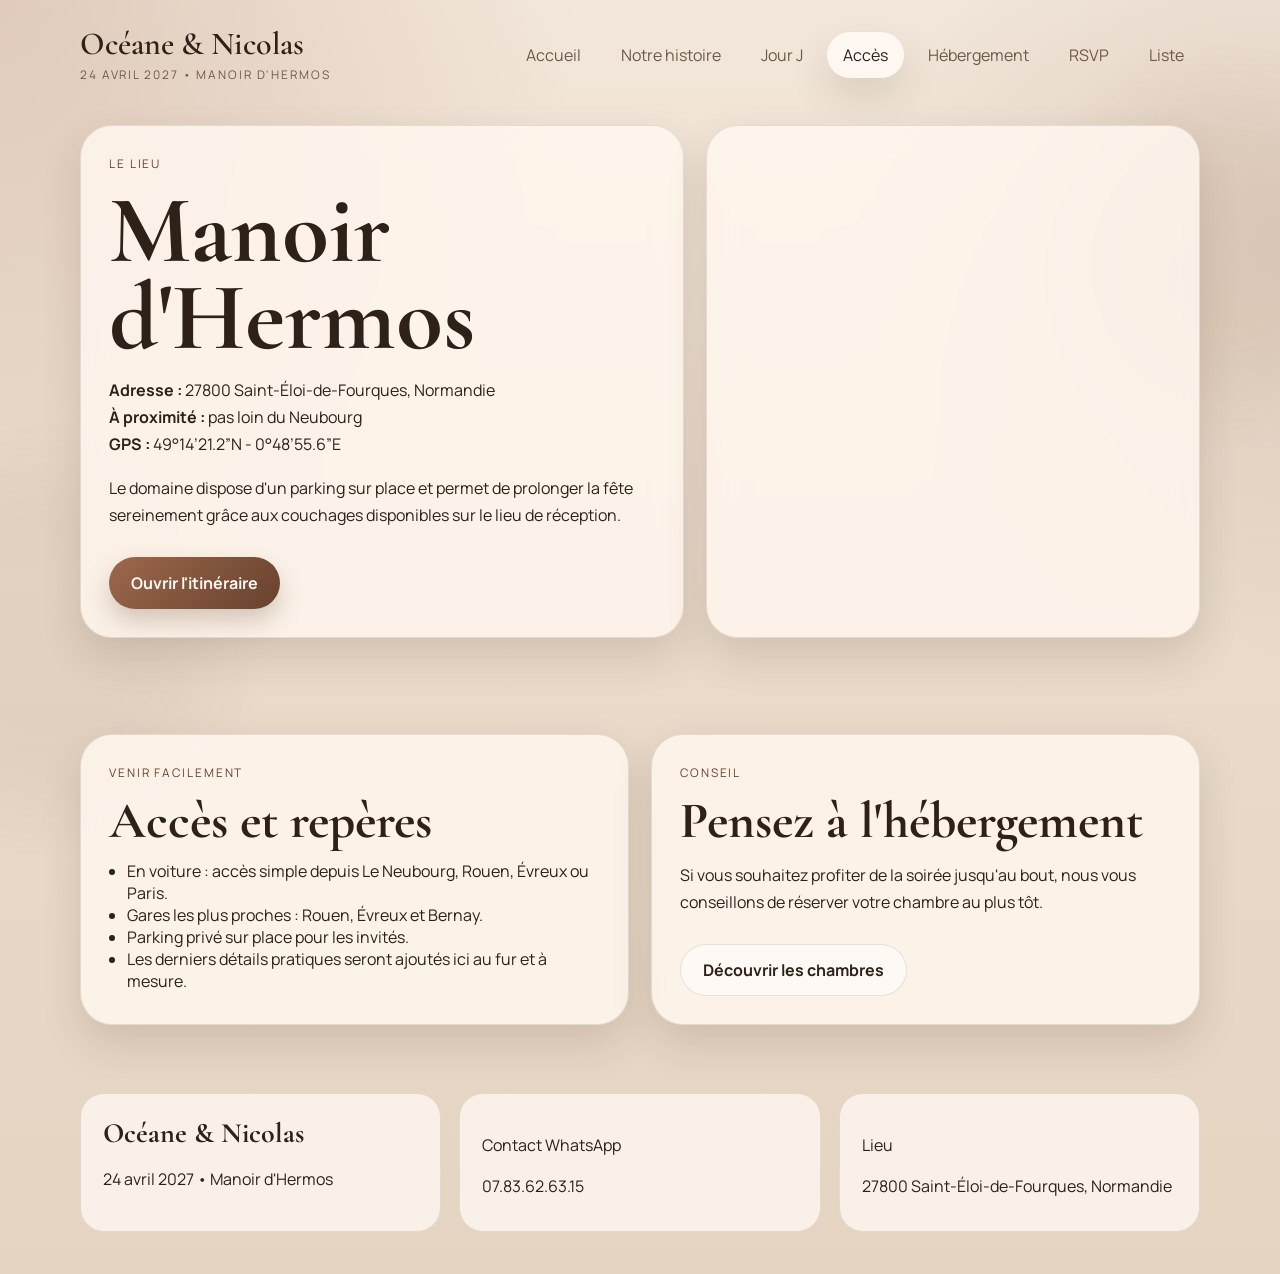
<file: site-mariage-netlify-root/acces.html>
<!DOCTYPE html>
<html lang="fr">
  <head>
    <meta charset="UTF-8" />
    <meta name="viewport" content="width=device-width, initial-scale=1.0" />
    <title>Accès • Océane & Nicolas</title>
    <link rel="preconnect" href="https://fonts.googleapis.com" />
    <link rel="preconnect" href="https://fonts.gstatic.com" crossorigin />
    <link
      href="https://fonts.googleapis.com/css2?family=Cormorant+Garamond:wght@500;600;700&family=Manrope:wght@400;500;600;700&display=swap"
      rel="stylesheet"
    />
    <link rel="stylesheet" href="styles.css" />
  </head>
  <body>
    <div class="page-shell">
      <header class="site-header" data-site-header></header>
      <main>
        <section class="section">
          <div class="info-grid">
            <article class="section-panel reveal">
              <p class="kicker">Le lieu</p>
              <h1>Manoir d'Hermos</h1>
              <p>
                <strong>Adresse :</strong> 27800 Saint-Éloi-de-Fourques, Normandie<br />
                <strong>À proximité :</strong> pas loin du Neubourg<br />
                <strong>GPS :</strong> 49°14’21.2”N - 0°48’55.6”E
              </p>
              <p>
                Le domaine dispose d'un parking sur place et permet de prolonger la fête
                sereinement grâce aux couchages disponibles sur le lieu de réception.
              </p>
              <div class="button-row">
                <a
                  class="button"
                  href="https://www.google.com/maps/search/?api=1&query=Manoir+d%27Hermos+Saint-Eloi-de-Fourques"
                  target="_blank"
                  rel="noreferrer"
                >
                  Ouvrir l'itinéraire
                </a>
              </div>
            </article>
            <article class="map-panel reveal">
              <iframe
                class="map-embed"
                title="Carte Manoir d'Hermos"
                loading="lazy"
                referrerpolicy="no-referrer-when-downgrade"
                src="https://www.google.com/maps?q=Manoir%20d%27Hermos%20Saint-Eloi-de-Fourques&output=embed"
              ></iframe>
            </article>
          </div>
        </section>

        <section class="section">
          <div class="section-grid">
            <article class="section-panel reveal">
              <p class="kicker">Venir facilement</p>
              <h2>Accès et repères</h2>
              <ul class="clean-list" data-directions></ul>
            </article>
            <article class="section-panel reveal">
              <p class="kicker">Conseil</p>
              <h2>Pensez à l'hébergement</h2>
              <p>
                Si vous souhaitez profiter de la soirée jusqu'au bout, nous vous conseillons
                de réserver votre chambre au plus tôt.
              </p>
              <div class="button-row">
                <a class="button-secondary" href="hebergement.html">Découvrir les chambres</a>
              </div>
            </article>
          </div>
        </section>
      </main>
      <footer class="site-footer" data-site-footer></footer>
    </div>
    <script src="content.js"></script>
    <script src="app.js"></script>
  </body>
</html>
</file>
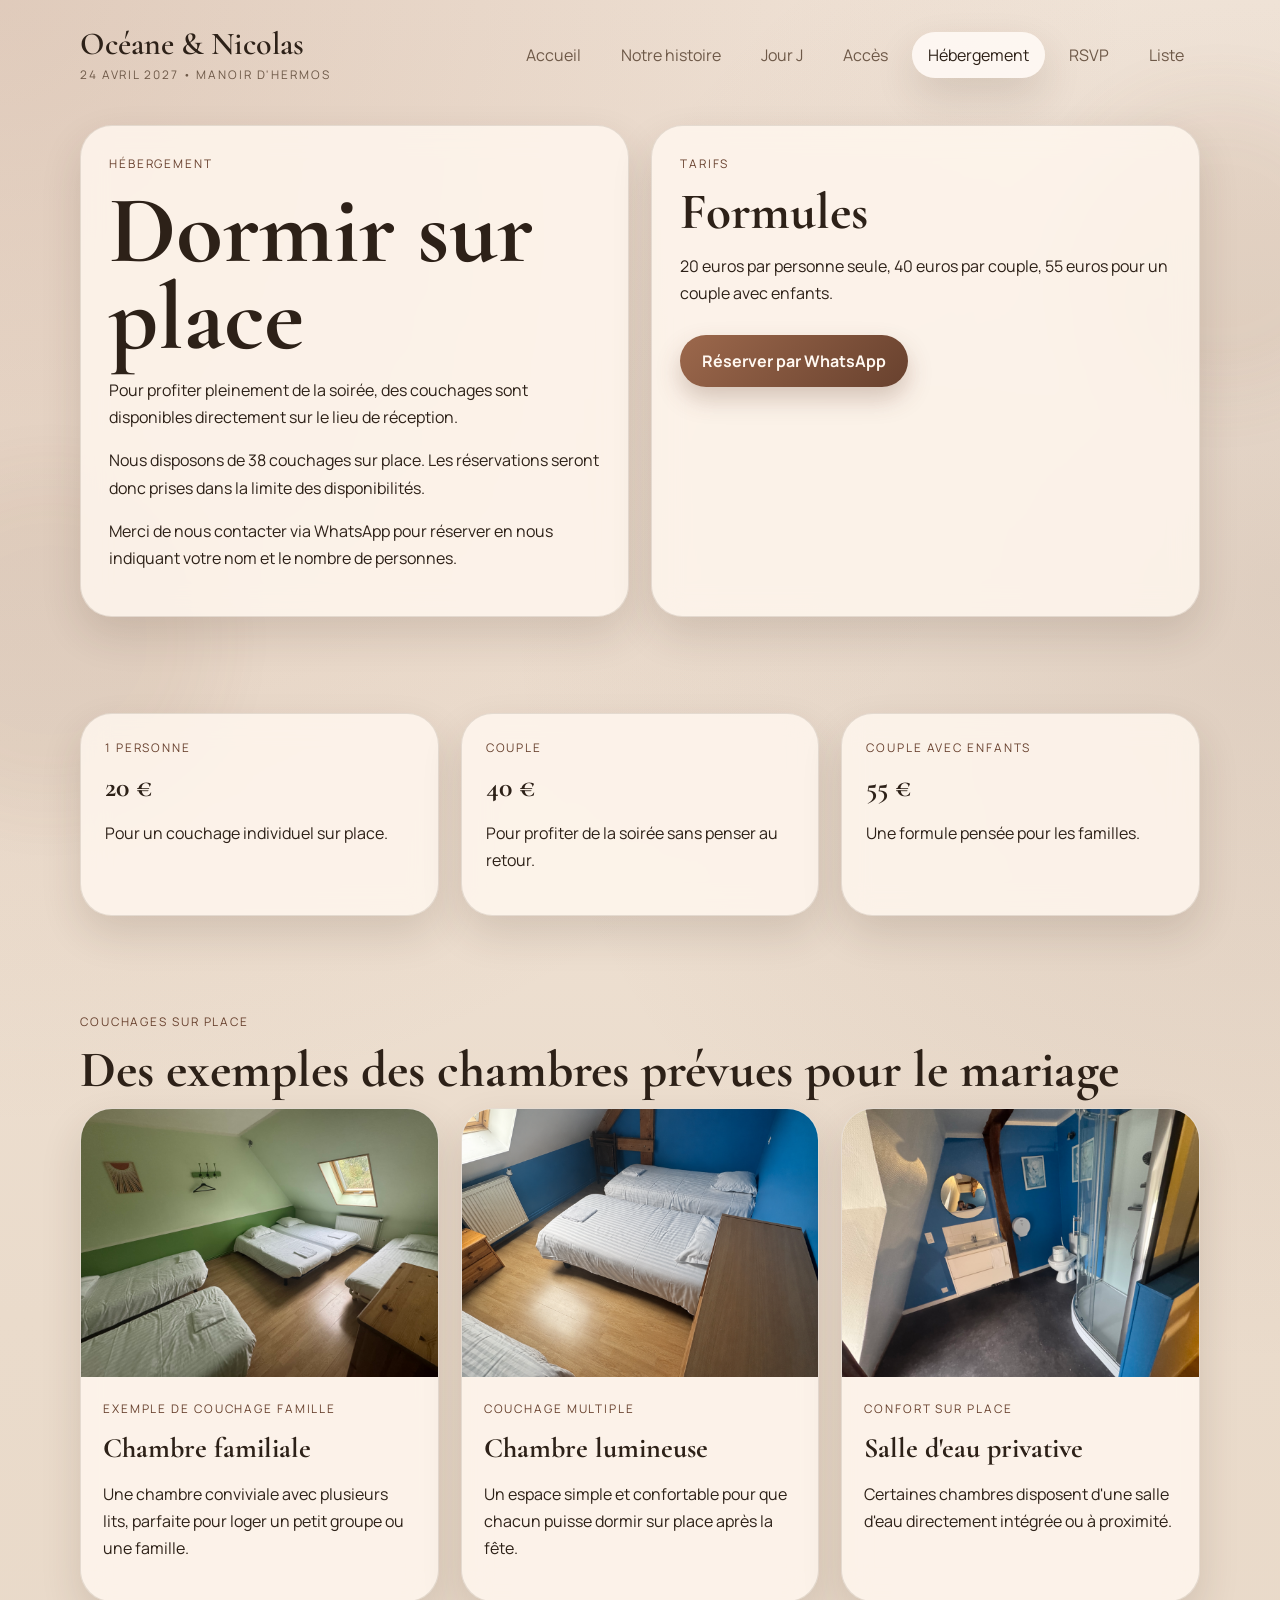
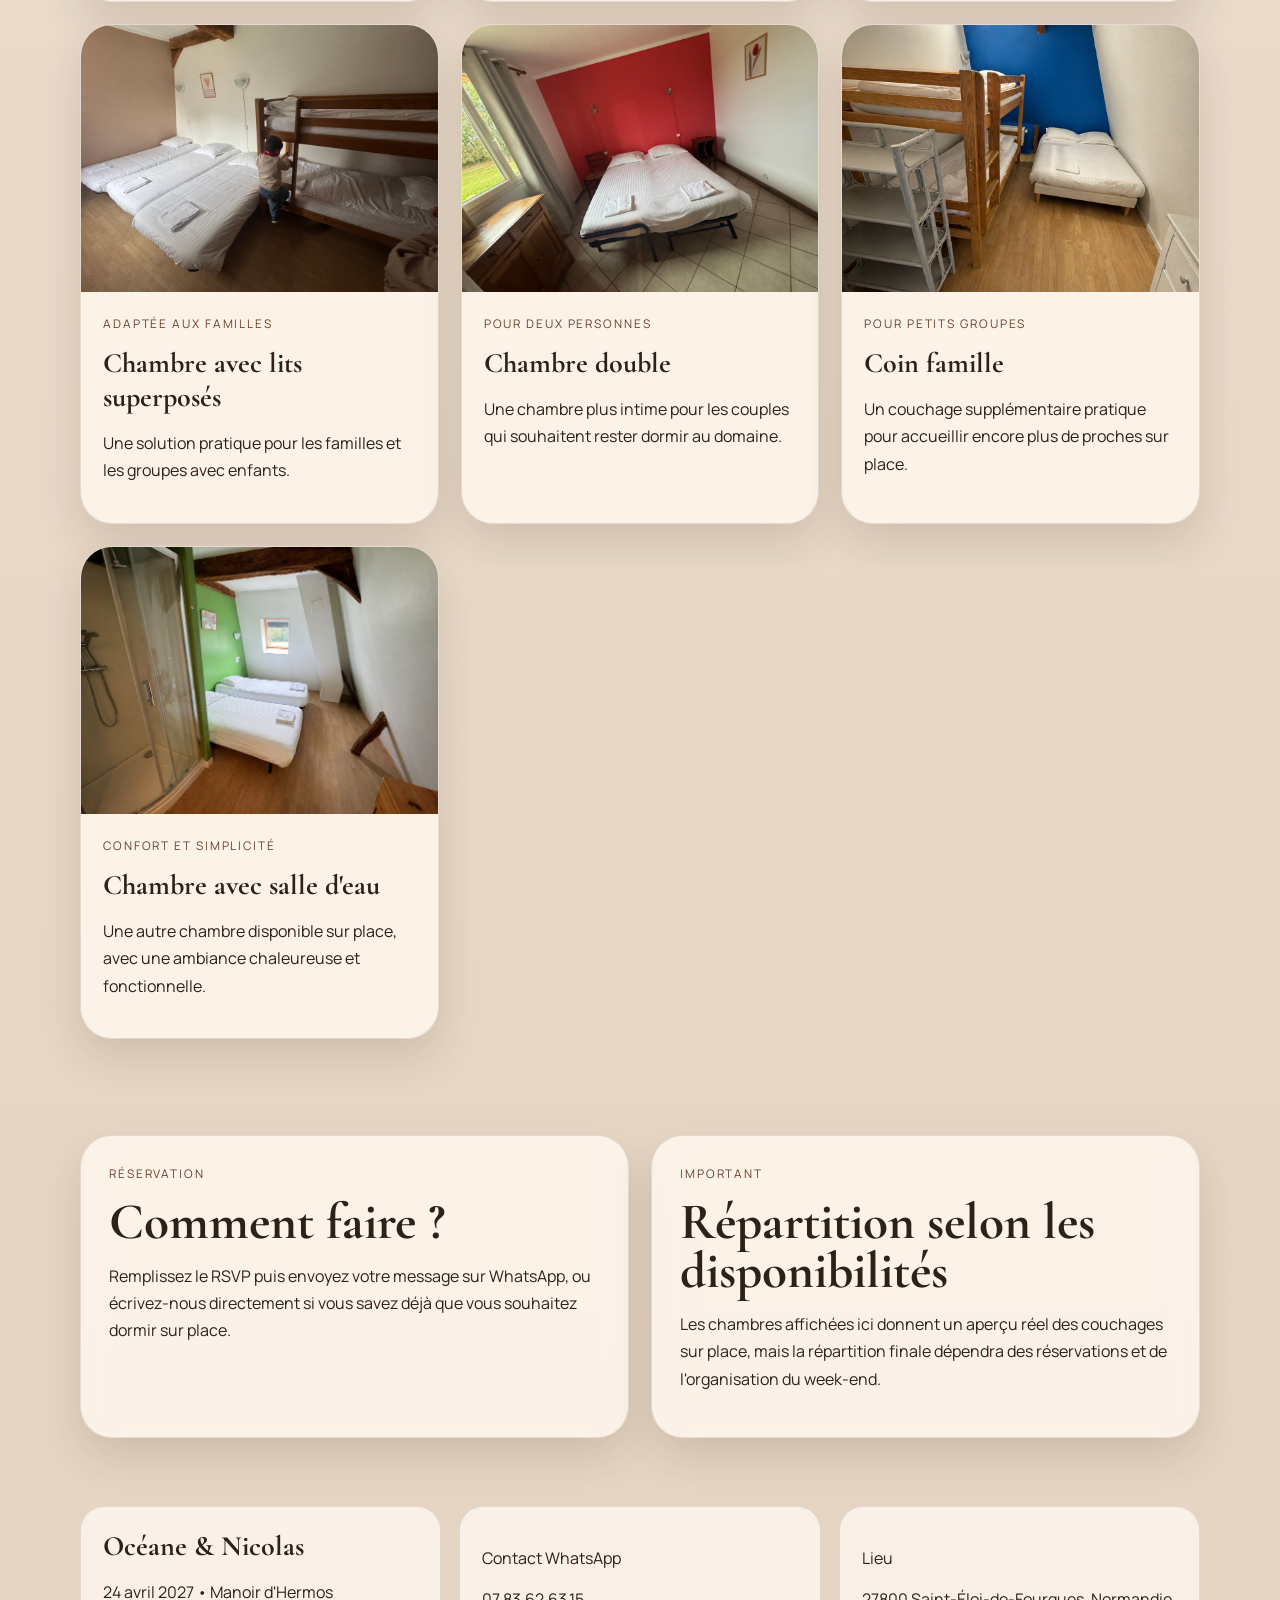
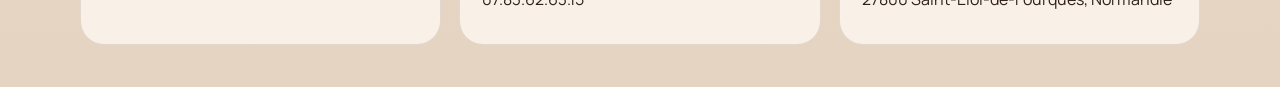
<file: site-mariage-netlify-root/hebergement.html>
<!DOCTYPE html>
<html lang="fr">
  <head>
    <meta charset="UTF-8" />
    <meta name="viewport" content="width=device-width, initial-scale=1.0" />
    <title>Hébergement • Océane & Nicolas</title>
    <link rel="preconnect" href="https://fonts.googleapis.com" />
    <link rel="preconnect" href="https://fonts.gstatic.com" crossorigin />
    <link
      href="https://fonts.googleapis.com/css2?family=Cormorant+Garamond:wght@500;600;700&family=Manrope:wght@400;500;600;700&display=swap"
      rel="stylesheet"
    />
    <link rel="stylesheet" href="styles.css" />
  </head>
  <body>
    <div class="page-shell">
      <header class="site-header" data-site-header></header>
      <main>
        <section class="section">
          <div class="section-grid">
            <article class="section-panel reveal">
              <p class="kicker">Hébergement</p>
              <h1>Dormir sur place</h1>
              <p>
                Pour profiter pleinement de la soirée, des couchages sont disponibles
                directement sur le lieu de réception.
              </p>
              <p data-lodging-capacity></p>
              <p>
                Merci de nous contacter via WhatsApp pour réserver en nous indiquant votre
                nom et le nombre de personnes.
              </p>
            </article>
            <article class="section-panel reveal">
              <p class="kicker">Tarifs</p>
              <h2>Formules</h2>
              <p>
                20 euros par personne seule, 40 euros par couple, 55 euros pour un couple
                avec enfants.
              </p>
              <div class="button-row">
                <a class="button" href="https://wa.me/33783626315" target="_blank" rel="noreferrer">
                  Réserver par WhatsApp
                </a>
              </div>
            </article>
          </div>
        </section>

        <section class="section">
          <div class="price-grid" data-pricing></div>
        </section>

        <section class="section">
          <p class="mini-label">Couchages sur place</p>
          <h2>Des exemples des chambres prévues pour le mariage</h2>
          <div class="rooms-grid" data-rooms></div>
        </section>

        <section class="section">
          <div class="section-grid">
            <article class="note-panel reveal">
              <p class="kicker">Réservation</p>
              <h2>Comment faire ?</h2>
              <p>
                Remplissez le RSVP puis envoyez votre message sur WhatsApp, ou écrivez-nous
                directement si vous savez déjà que vous souhaitez dormir sur place.
              </p>
            </article>
            <article class="note-panel reveal">
              <p class="kicker">Important</p>
              <h2>Répartition selon les disponibilités</h2>
              <p>
                Les chambres affichées ici donnent un aperçu réel des couchages sur place,
                mais la répartition finale dépendra des réservations et de l'organisation du
                week-end.
              </p>
            </article>
          </div>
        </section>
      </main>
      <footer class="site-footer" data-site-footer></footer>
    </div>
    <script src="content.js"></script>
    <script src="app.js"></script>
  </body>
</html>
</file>
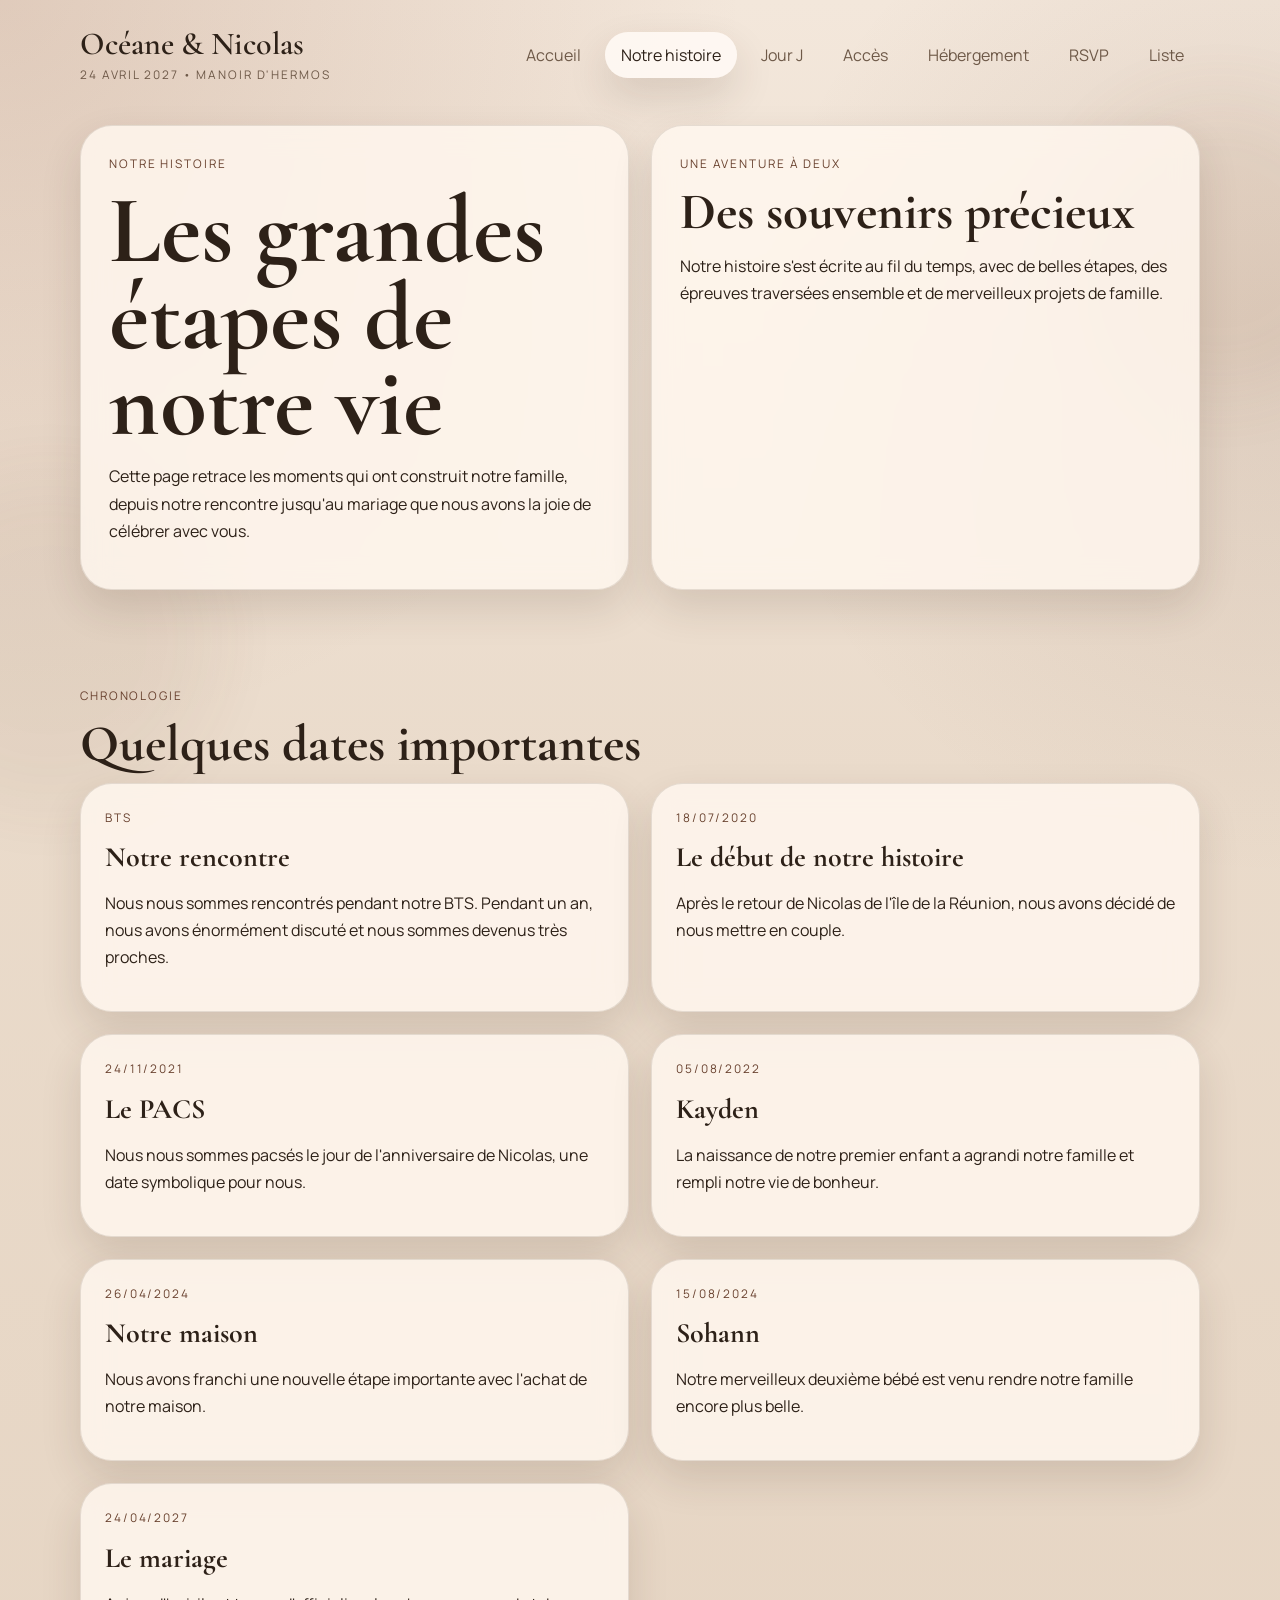
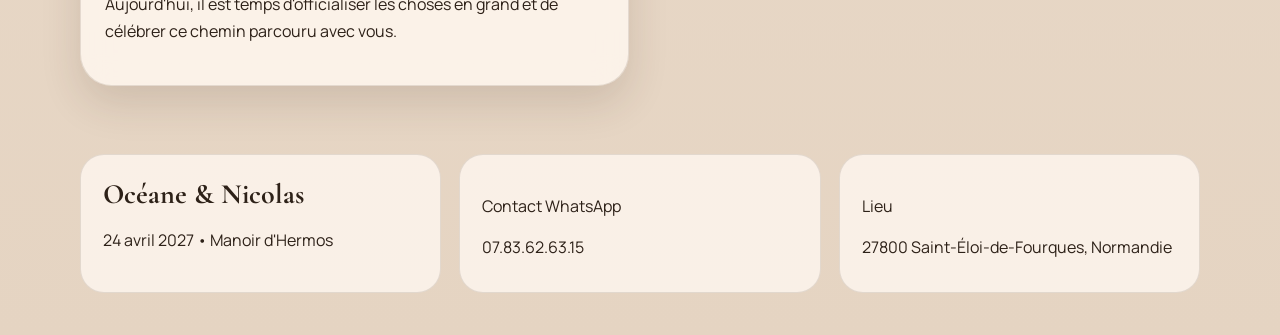
<file: site-mariage-netlify-root/histoire.html>
<!DOCTYPE html>
<html lang="fr">
  <head>
    <meta charset="UTF-8" />
    <meta name="viewport" content="width=device-width, initial-scale=1.0" />
    <title>Notre histoire • Océane & Nicolas</title>
    <link rel="preconnect" href="https://fonts.googleapis.com" />
    <link rel="preconnect" href="https://fonts.gstatic.com" crossorigin />
    <link
      href="https://fonts.googleapis.com/css2?family=Cormorant+Garamond:wght@500;600;700&family=Manrope:wght@400;500;600;700&display=swap"
      rel="stylesheet"
    />
    <link rel="stylesheet" href="styles.css" />
  </head>
  <body>
    <div class="page-shell">
      <header class="site-header" data-site-header></header>
      <main>
        <section class="section">
          <div class="section-grid">
            <article class="section-panel reveal">
              <p class="kicker">Notre histoire</p>
              <h1>Les grandes étapes de notre vie</h1>
              <p>
                Cette page retrace les moments qui ont construit notre famille, depuis notre
                rencontre jusqu'au mariage que nous avons la joie de célébrer avec vous.
              </p>
            </article>
            <article class="section-panel reveal">
              <p class="kicker">Une aventure à deux</p>
              <h2>Des souvenirs précieux</h2>
              <p>
                Notre histoire s'est écrite au fil du temps, avec de belles étapes, des
                épreuves traversées ensemble et de merveilleux projets de famille.
              </p>
            </article>
          </div>
        </section>

        <section class="section">
          <p class="mini-label">Chronologie</p>
          <h2>Quelques dates importantes</h2>
          <div class="timeline-grid" data-story></div>
        </section>
      </main>
      <footer class="site-footer" data-site-footer></footer>
    </div>
    <script src="content.js"></script>
    <script src="app.js"></script>
  </body>
</html>
</file>
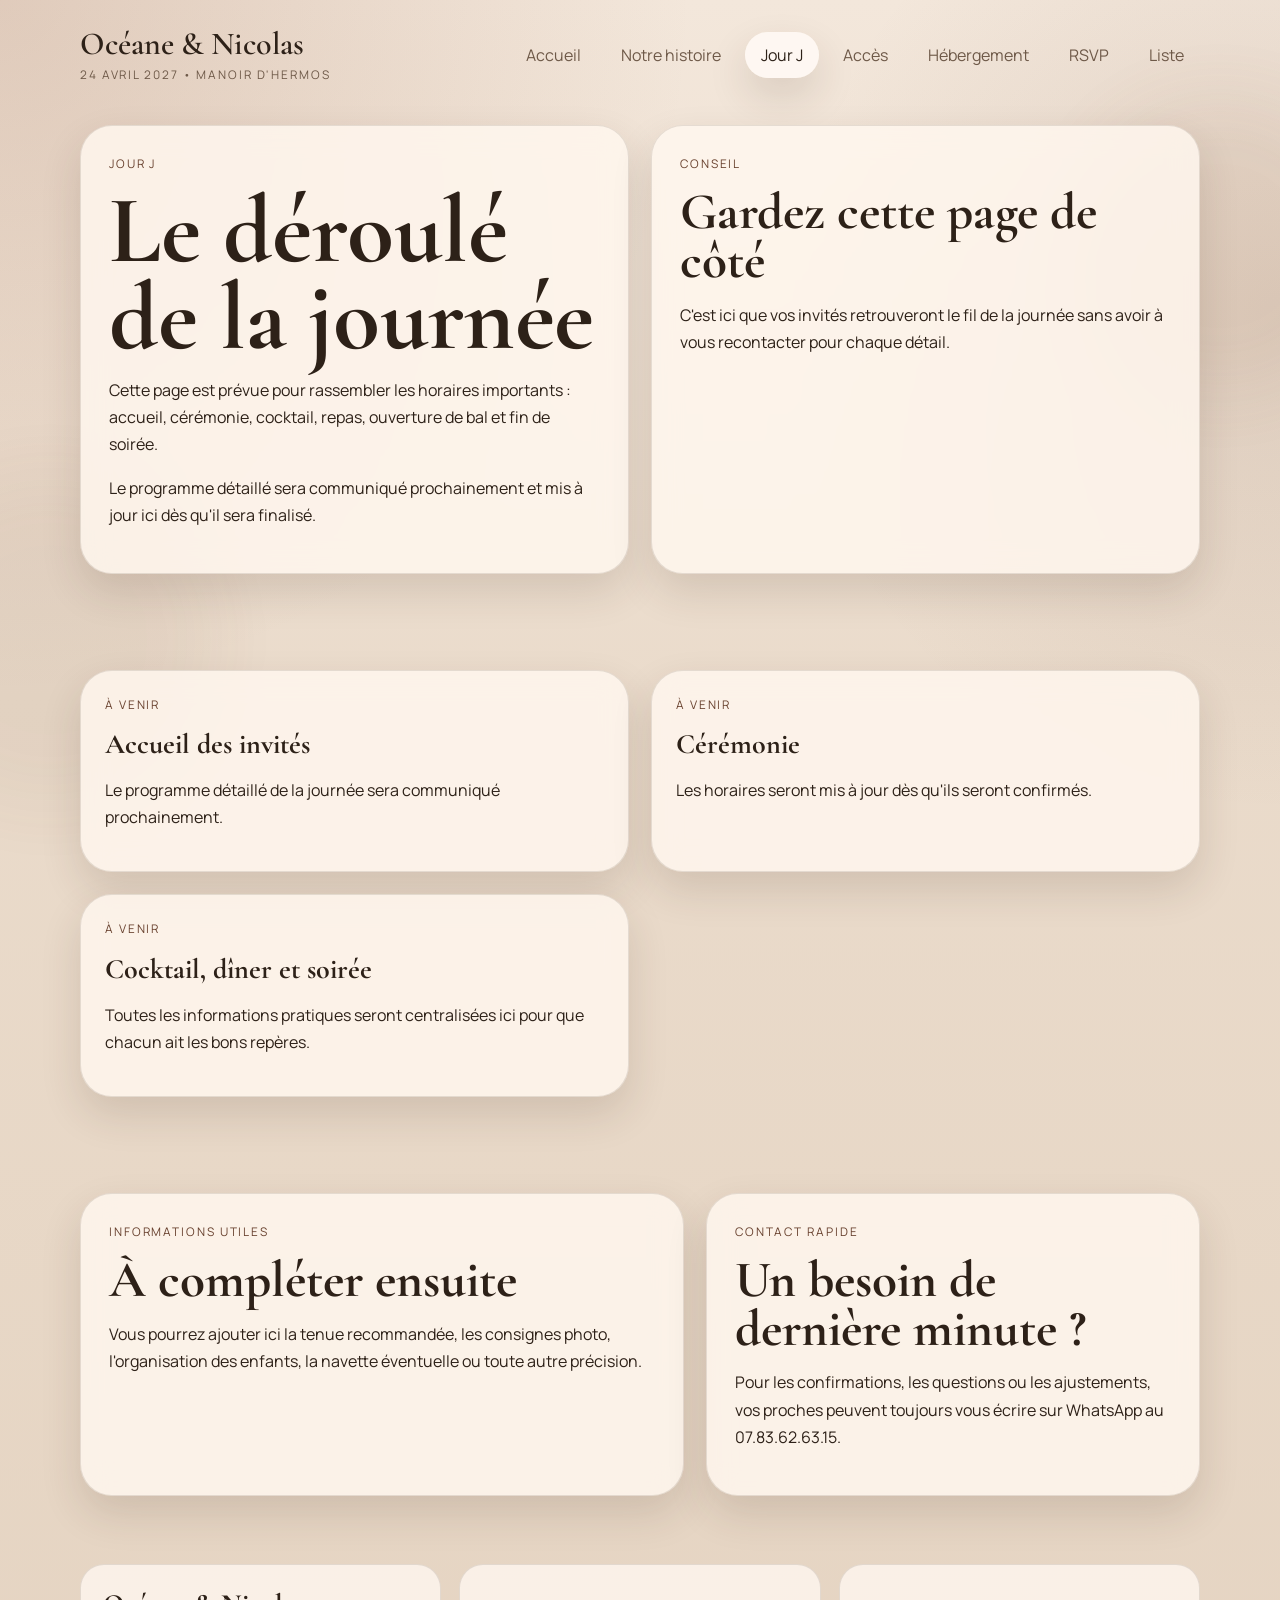
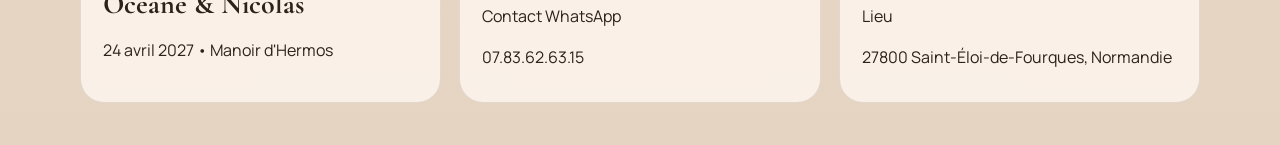
<file: site-mariage-netlify-root/jour-j.html>
<!DOCTYPE html>
<html lang="fr">
  <head>
    <meta charset="UTF-8" />
    <meta name="viewport" content="width=device-width, initial-scale=1.0" />
    <title>Jour J • Océane & Nicolas</title>
    <link rel="preconnect" href="https://fonts.googleapis.com" />
    <link rel="preconnect" href="https://fonts.gstatic.com" crossorigin />
    <link
      href="https://fonts.googleapis.com/css2?family=Cormorant+Garamond:wght@500;600;700&family=Manrope:wght@400;500;600;700&display=swap"
      rel="stylesheet"
    />
    <link rel="stylesheet" href="styles.css" />
  </head>
  <body>
    <div class="page-shell">
      <header class="site-header" data-site-header></header>
      <main>
        <section class="section">
          <div class="section-grid">
            <article class="section-panel reveal">
              <p class="kicker">Jour J</p>
              <h1>Le déroulé de la journée</h1>
              <p>
                Cette page est prévue pour rassembler les horaires importants : accueil,
                cérémonie, cocktail, repas, ouverture de bal et fin de soirée.
              </p>
              <p>
                Le programme détaillé sera communiqué prochainement et mis à jour ici dès
                qu'il sera finalisé.
              </p>
            </article>
            <article class="section-panel reveal">
              <p class="kicker">Conseil</p>
              <h2>Gardez cette page de côté</h2>
              <p>
                C'est ici que vos invités retrouveront le fil de la journée sans avoir à
                vous recontacter pour chaque détail.
              </p>
            </article>
          </div>
        </section>

        <section class="section">
          <div class="schedule-grid" data-schedule></div>
        </section>

        <section class="section">
          <div class="split-highlight">
            <article class="note-panel reveal">
              <p class="kicker">Informations utiles</p>
              <h2>À compléter ensuite</h2>
              <p>
                Vous pourrez ajouter ici la tenue recommandée, les consignes photo,
                l'organisation des enfants, la navette éventuelle ou toute autre précision.
              </p>
            </article>
            <article class="note-panel reveal">
              <p class="kicker">Contact rapide</p>
              <h2>Un besoin de dernière minute ?</h2>
              <p>
                Pour les confirmations, les questions ou les ajustements, vos proches
                peuvent toujours vous écrire sur WhatsApp au <span data-whatsapp-display></span>.
              </p>
            </article>
          </div>
        </section>
      </main>
      <footer class="site-footer" data-site-footer></footer>
    </div>
    <script src="content.js"></script>
    <script src="app.js"></script>
  </body>
</html>
</file>
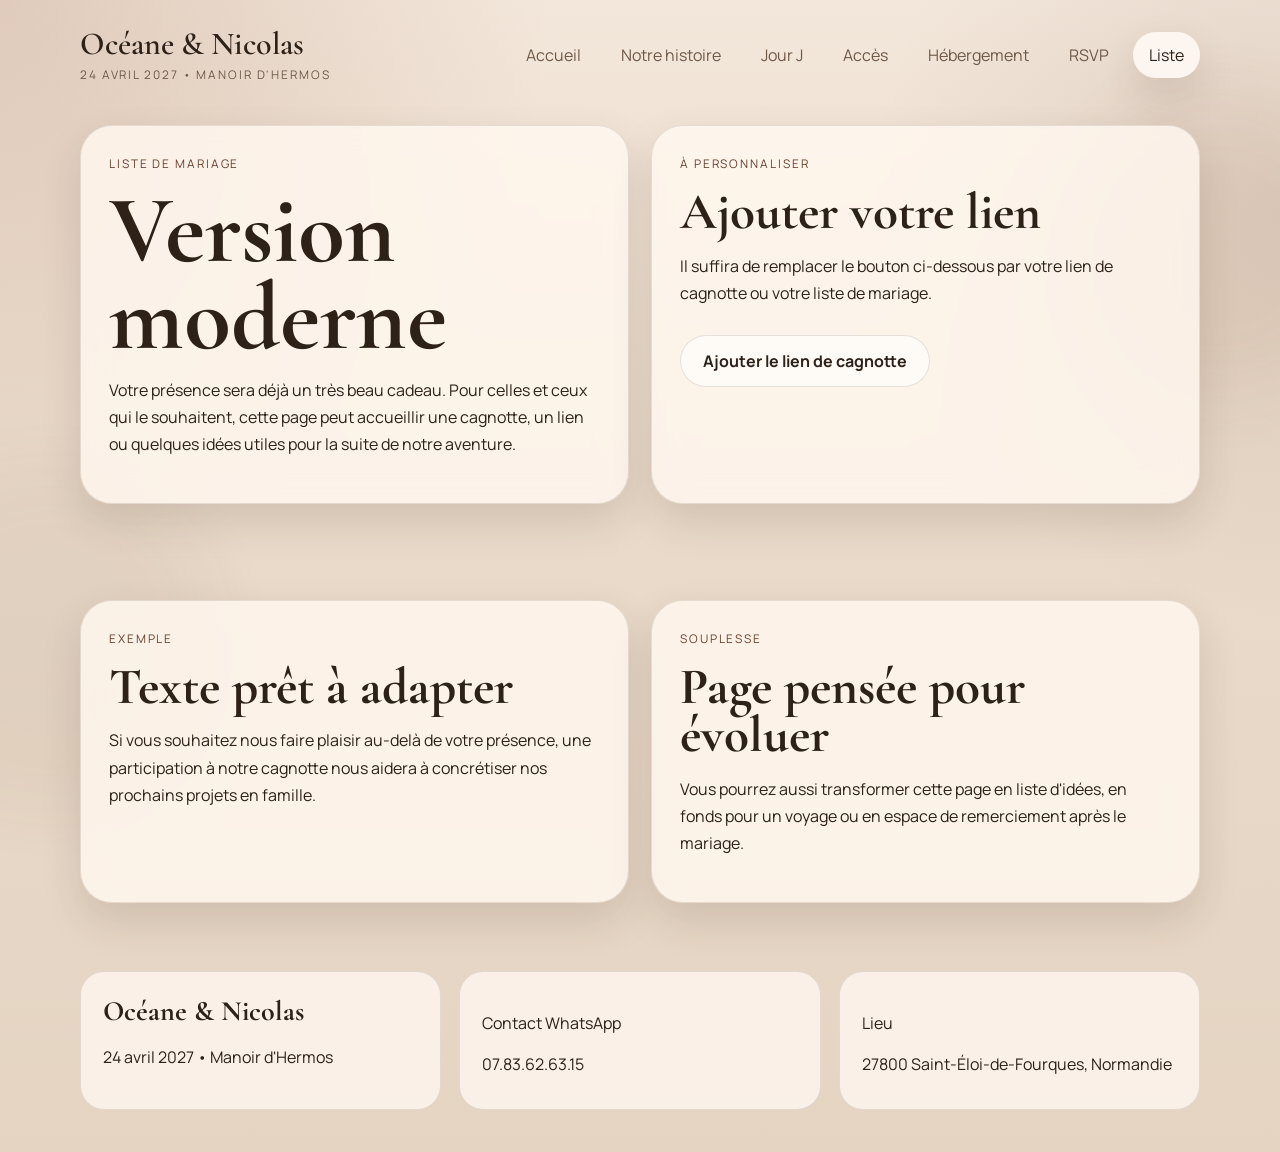
<file: site-mariage-netlify-root/liste.html>
<!DOCTYPE html>
<html lang="fr">
  <head>
    <meta charset="UTF-8" />
    <meta name="viewport" content="width=device-width, initial-scale=1.0" />
    <title>Liste de mariage • Océane & Nicolas</title>
    <link rel="preconnect" href="https://fonts.googleapis.com" />
    <link rel="preconnect" href="https://fonts.gstatic.com" crossorigin />
    <link
      href="https://fonts.googleapis.com/css2?family=Cormorant+Garamond:wght@500;600;700&family=Manrope:wght@400;500;600;700&display=swap"
      rel="stylesheet"
    />
    <link rel="stylesheet" href="styles.css" />
  </head>
  <body>
    <div class="page-shell">
      <header class="site-header" data-site-header></header>
      <main>
        <section class="section">
          <div class="section-grid">
            <article class="gift-panel reveal">
              <p class="kicker">Liste de mariage</p>
              <h1>Version moderne</h1>
              <p>
                Votre présence sera déjà un très beau cadeau. Pour celles et ceux qui le
                souhaitent, cette page peut accueillir une cagnotte, un lien ou quelques
                idées utiles pour la suite de notre aventure.
              </p>
            </article>
            <article class="gift-panel reveal">
              <p class="kicker">À personnaliser</p>
              <h2>Ajouter votre lien</h2>
              <p>
                Il suffira de remplacer le bouton ci-dessous par votre lien de cagnotte ou
                votre liste de mariage.
              </p>
              <div class="button-row">
                <a class="button-secondary" href="#">Ajouter le lien de cagnotte</a>
              </div>
            </article>
          </div>
        </section>

        <section class="section">
          <div class="section-grid">
            <article class="note-panel reveal">
              <p class="kicker">Exemple</p>
              <h2>Texte prêt à adapter</h2>
              <p>
                Si vous souhaitez nous faire plaisir au-delà de votre présence, une
                participation à notre cagnotte nous aidera à concrétiser nos prochains
                projets en famille.
              </p>
            </article>
            <article class="note-panel reveal">
              <p class="kicker">Souplesse</p>
              <h2>Page pensée pour évoluer</h2>
              <p>
                Vous pourrez aussi transformer cette page en liste d'idées, en fonds pour un
                voyage ou en espace de remerciement après le mariage.
              </p>
            </article>
          </div>
        </section>
      </main>
      <footer class="site-footer" data-site-footer></footer>
    </div>
    <script src="content.js"></script>
    <script src="app.js"></script>
  </body>
</html>
</file>
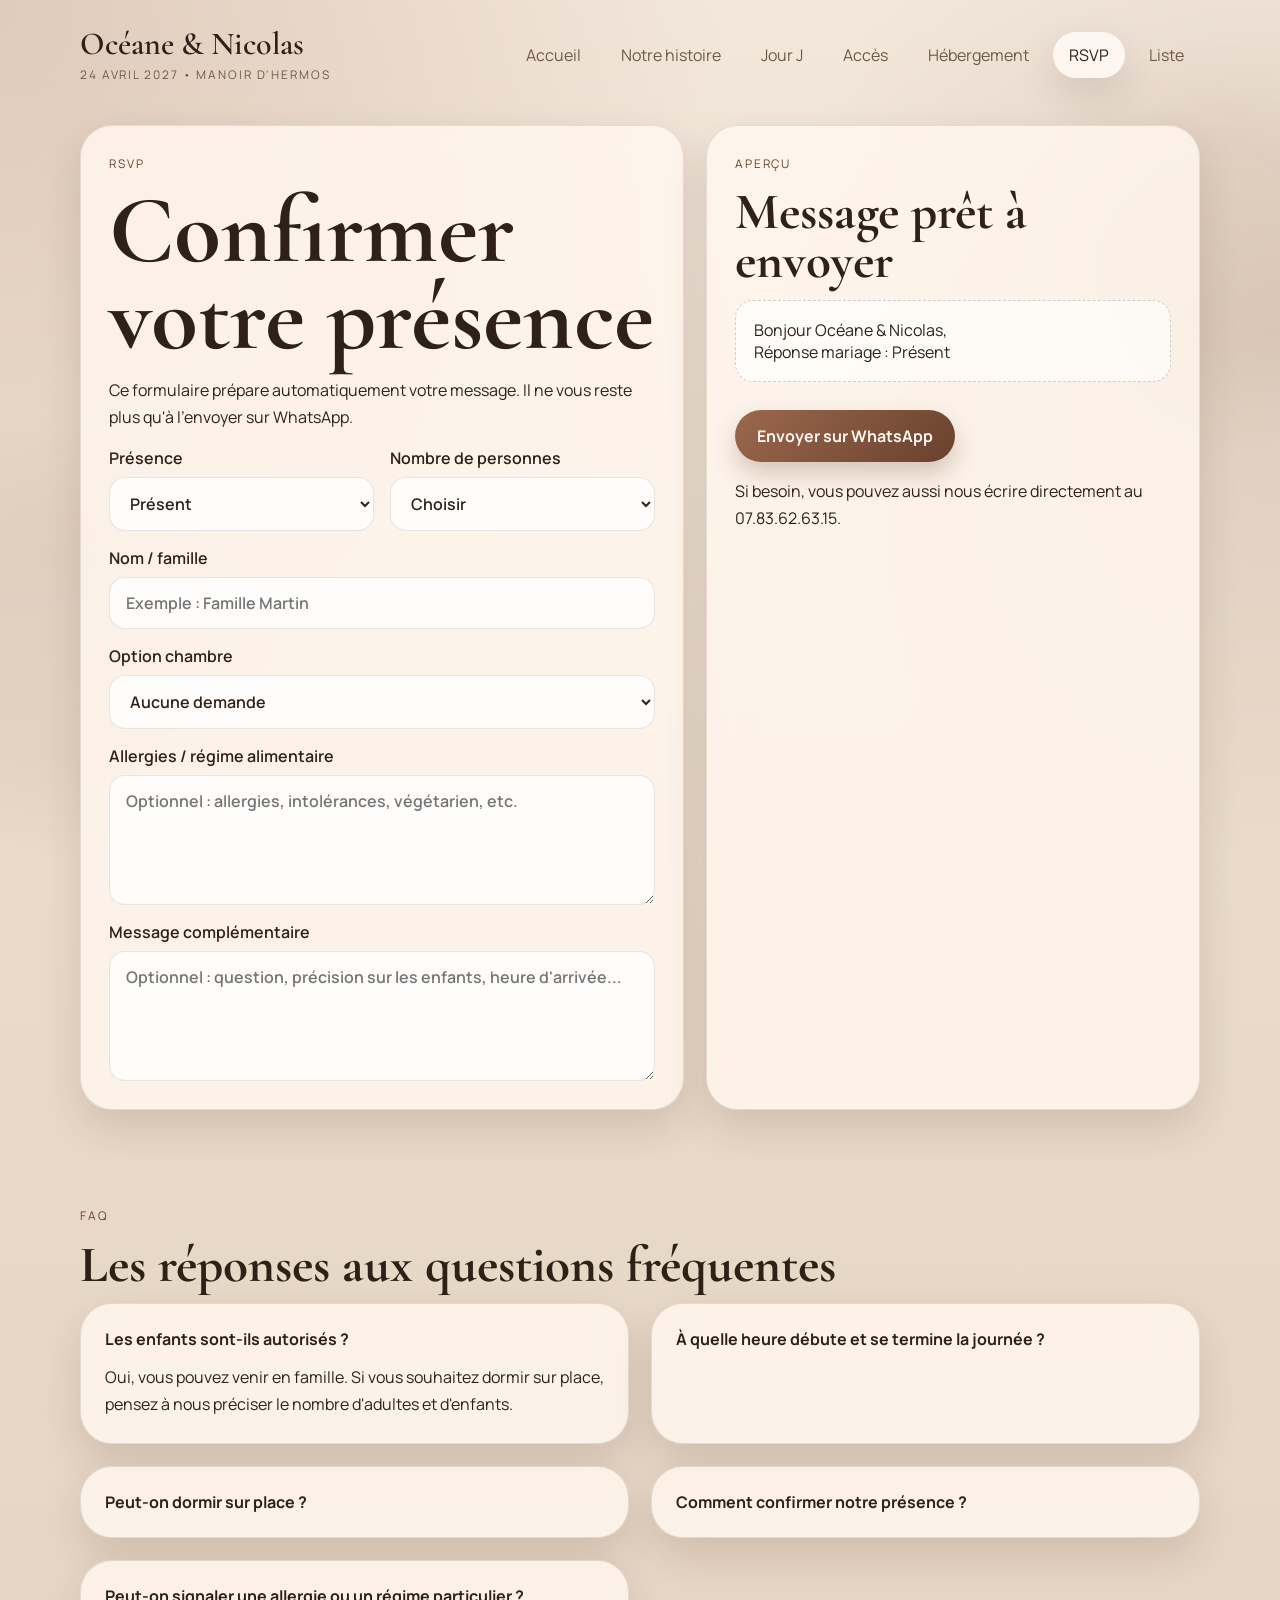
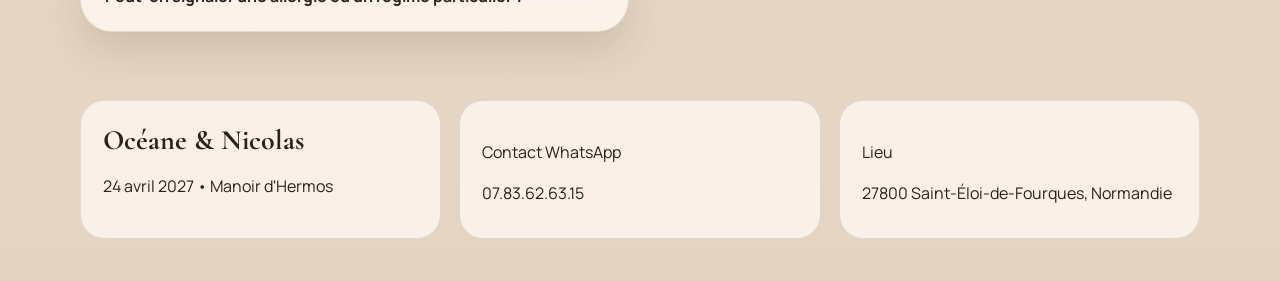
<file: site-mariage-netlify-root/rsvp.html>
<!DOCTYPE html>
<html lang="fr">
  <head>
    <meta charset="UTF-8" />
    <meta name="viewport" content="width=device-width, initial-scale=1.0" />
    <title>RSVP • Océane & Nicolas</title>
    <link rel="preconnect" href="https://fonts.googleapis.com" />
    <link rel="preconnect" href="https://fonts.gstatic.com" crossorigin />
    <link
      href="https://fonts.googleapis.com/css2?family=Cormorant+Garamond:wght@500;600;700&family=Manrope:wght@400;500;600;700&display=swap"
      rel="stylesheet"
    />
    <link rel="stylesheet" href="styles.css" />
  </head>
  <body>
    <div class="page-shell">
      <header class="site-header" data-site-header></header>
      <main>
        <section class="section">
          <div class="info-grid">
            <article class="form-panel reveal">
              <p class="kicker">RSVP</p>
              <h1>Confirmer votre présence</h1>
              <p>
                Ce formulaire prépare automatiquement votre message. Il ne vous reste plus
                qu'à l'envoyer sur WhatsApp.
              </p>

              <form data-rsvp-form>
                <div class="field-row">
                  <label>
                    Présence
                    <select name="presence">
                      <option value="Présent">Présent</option>
                      <option value="Absent">Absent</option>
                    </select>
                  </label>
                  <label>
                    Nombre de personnes
                    <select name="count">
                      <option value="">Choisir</option>
                      <option>1</option>
                      <option>2</option>
                      <option>3</option>
                      <option>4</option>
                      <option>5+</option>
                    </select>
                  </label>
                </div>

                <label>
                  Nom / famille
                  <input type="text" name="guestName" placeholder="Exemple : Famille Martin" />
                </label>

                <label>
                  Option chambre
                  <select name="lodging">
                    <option value="">Aucune demande</option>
                    <option>Oui, 1 personne</option>
                    <option>Oui, couple</option>
                    <option>Oui, couple avec enfants</option>
                    <option>Je souhaite en discuter avec vous</option>
                  </select>
                </label>

                <label>
                  Allergies / régime alimentaire
                  <textarea
                    name="allergies"
                    placeholder="Optionnel : allergies, intolérances, végétarien, etc."
                  ></textarea>
                </label>

                <label>
                  Message complémentaire
                  <textarea
                    name="note"
                    placeholder="Optionnel : question, précision sur les enfants, heure d'arrivée..."
                  ></textarea>
                </label>
              </form>
            </article>

            <article class="form-panel reveal">
              <p class="kicker">Aperçu</p>
              <h2>Message prêt à envoyer</h2>
              <div class="preview-box" data-rsvp-preview></div>
              <div class="button-row">
                <a
                  class="button"
                  data-rsvp-send
                  href="https://wa.me/33783626315"
                  target="_blank"
                  rel="noreferrer"
                >
                  Envoyer sur WhatsApp
                </a>
              </div>
              <p>
                Si besoin, vous pouvez aussi nous écrire directement au
                <span data-whatsapp-display></span>.
              </p>
            </article>
          </div>
        </section>

        <section class="section">
          <p class="mini-label">FAQ</p>
          <h2>Les réponses aux questions fréquentes</h2>
          <div class="faq-grid" data-faq></div>
        </section>
      </main>
      <footer class="site-footer" data-site-footer></footer>
    </div>
    <script src="content.js"></script>
    <script src="app.js"></script>
  </body>
</html>
</file>
<file: site-mariage-netlify-root/styles.css>
:root {
  --bg: #ede2d4;
  --bg-soft: #f7f0e7;
  --surface: rgba(255, 247, 239, 0.84);
  --surface-strong: #fffaf5;
  --text: #2d2118;
  --muted: #6e5948;
  --line: rgba(62, 42, 30, 0.12);
  --accent: #9c684c;
  --accent-deep: #68412e;
  --accent-soft: #d2b49b;
  --shadow: 0 18px 40px rgba(66, 43, 30, 0.14);
  --radius-xl: 32px;
  --radius-lg: 24px;
  --radius-md: 18px;
  --container: min(1120px, calc(100vw - 32px));
}

* {
  box-sizing: border-box;
}

html {
  scroll-behavior: smooth;
}

body {
  margin: 0;
  color: var(--text);
  background:
    radial-gradient(circle at top left, rgba(156, 104, 76, 0.22), transparent 32%),
    radial-gradient(circle at right 18%, rgba(104, 65, 46, 0.12), transparent 26%),
    linear-gradient(180deg, #f3e7db 0%, #eadbcb 40%, #e5d4c2 100%);
  font-family: "Manrope", sans-serif;
}

img {
  display: block;
  width: 100%;
}

a {
  color: inherit;
  text-decoration: none;
}

p {
  line-height: 1.7;
}

.page-shell {
  position: relative;
  overflow: hidden;
}

.page-shell::before,
.page-shell::after {
  content: "";
  position: fixed;
  inset: auto;
  border-radius: 999px;
  filter: blur(36px);
  z-index: -1;
  opacity: 0.45;
}

.page-shell::before {
  width: 300px;
  height: 300px;
  background: rgba(156, 104, 76, 0.18);
  top: 96px;
  right: -90px;
}

.page-shell::after {
  width: 340px;
  height: 340px;
  background: rgba(104, 65, 46, 0.12);
  left: -120px;
  bottom: 10%;
}

.site-header,
.site-footer,
.section,
.hero {
  width: var(--container);
  margin-inline: auto;
}

.site-header {
  display: flex;
  align-items: center;
  justify-content: space-between;
  gap: 24px;
  padding: 24px 0 12px;
}

.brand-block p,
.eyebrow,
.kicker,
.mini-label,
.timeline-year,
.schedule-time,
.price-label,
.room-capacity {
  letter-spacing: 0.16em;
  text-transform: uppercase;
  font-size: 0.74rem;
}

.brand-link,
h1,
h2,
h3,
.hero-quote {
  font-family: "Cormorant Garamond", serif;
}

.brand-link {
  font-size: 2rem;
  font-weight: 600;
}

.brand-block p {
  margin: 2px 0 0;
  color: var(--muted);
}

.site-nav {
  display: flex;
  align-items: center;
  gap: 8px;
  flex-wrap: wrap;
}

.site-nav a {
  padding: 12px 16px;
  border-radius: 999px;
  color: var(--muted);
  transition: 180ms ease;
}

.site-nav a:hover,
.site-nav a.active {
  background: rgba(255, 250, 245, 0.88);
  color: var(--text);
  box-shadow: var(--shadow);
}

.nav-toggle {
  display: none;
  width: 52px;
  height: 52px;
  border: 0;
  border-radius: 50%;
  background: var(--surface-strong);
  box-shadow: var(--shadow);
}

.nav-toggle span {
  display: block;
  width: 20px;
  height: 2px;
  margin: 4px auto;
  background: var(--text);
}

.hero {
  min-height: 74vh;
  display: grid;
  grid-template-columns: 1.08fr 0.92fr;
  gap: 28px;
  align-items: stretch;
  padding: 28px 0 40px;
}

.hero-panel,
.hero-photo,
.card,
.section-panel,
.photo-card,
.timeline-item,
.schedule-item,
.price-card,
.room-card,
.faq-item,
.form-panel,
.map-panel,
.note-panel,
.gift-panel {
  background: var(--surface);
  backdrop-filter: blur(14px);
  border: 1px solid var(--line);
  border-radius: var(--radius-xl);
  box-shadow: var(--shadow);
}

.hero-panel {
  padding: clamp(28px, 4vw, 48px);
  display: flex;
  flex-direction: column;
  justify-content: space-between;
}

.eyebrow,
.kicker,
.mini-label {
  color: var(--accent-deep);
  margin: 0 0 14px;
}

h1 {
  margin: 0;
  font-size: clamp(3.2rem, 8vw, 6rem);
  line-height: 0.9;
}

h2 {
  margin: 0 0 14px;
  font-size: clamp(2.1rem, 4vw, 3.4rem);
  line-height: 0.95;
}

h3 {
  margin: 0 0 8px;
  font-size: 1.75rem;
}

.hero-copy p {
  max-width: 54ch;
}

.hero-meta {
  display: flex;
  flex-wrap: wrap;
  gap: 14px;
  margin: 28px 0 18px;
}

.pill {
  display: inline-flex;
  align-items: center;
  gap: 10px;
  padding: 12px 16px;
  border-radius: 999px;
  border: 1px solid var(--line);
  background: rgba(255, 255, 255, 0.5);
}

.button-row {
  display: flex;
  flex-wrap: wrap;
  gap: 12px;
  margin-top: 28px;
}

.button,
.button-secondary {
  display: inline-flex;
  align-items: center;
  justify-content: center;
  min-height: 52px;
  padding: 0 22px;
  border-radius: 999px;
  font-weight: 700;
  transition: transform 180ms ease, box-shadow 180ms ease, background 180ms ease;
}

.button {
  color: #fff8f1;
  background: linear-gradient(135deg, var(--accent) 0%, var(--accent-deep) 100%);
  box-shadow: 0 12px 24px rgba(104, 65, 46, 0.26);
}

.button-secondary {
  background: rgba(255, 255, 255, 0.56);
  border: 1px solid var(--line);
}

.button:hover,
.button-secondary:hover {
  transform: translateY(-2px);
}

.hero-quote {
  margin: 0;
  font-size: clamp(1.6rem, 3vw, 2.4rem);
  line-height: 1.15;
}

.hero-photo {
  position: relative;
  overflow: hidden;
  min-height: 520px;
}

.hero-photo img {
  height: 100%;
  object-fit: cover;
}

.hero-badge {
  position: absolute;
  right: 18px;
  bottom: 18px;
  padding: 14px 18px;
  border-radius: 20px;
  background: rgba(255, 250, 244, 0.9);
  border: 1px solid rgba(255, 255, 255, 0.72);
}

.section {
  padding: 28px 0 68px;
}

.section-grid {
  display: grid;
  grid-template-columns: 1fr 1fr;
  gap: 22px;
}

.section-grid-3,
.gallery-grid,
.price-grid,
.rooms-grid,
.timeline-grid,
.schedule-grid,
.faq-grid,
.info-grid {
  display: grid;
  gap: 22px;
}

.section-grid-3,
.gallery-grid,
.price-grid,
.rooms-grid {
  grid-template-columns: repeat(3, minmax(0, 1fr));
}

.timeline-grid,
.schedule-grid,
.faq-grid {
  grid-template-columns: repeat(2, minmax(0, 1fr));
}

.info-grid {
  grid-template-columns: 1.1fr 0.9fr;
}

.section-panel,
.card,
.form-panel,
.map-panel,
.note-panel,
.gift-panel {
  padding: 28px;
}

.photo-card,
.room-card {
  overflow: hidden;
}

.photo-card img,
.room-card img {
  aspect-ratio: 4 / 3;
  object-fit: cover;
}

.photo-copy,
.room-copy {
  padding: 22px;
}

.timeline-item,
.schedule-item,
.price-card,
.faq-item {
  padding: 24px;
}

.timeline-year,
.schedule-time,
.price-label,
.room-capacity {
  color: var(--accent-deep);
  margin: 0 0 12px;
}

ul.clean-list {
  margin: 0;
  padding-left: 18px;
}

.faq-item summary {
  cursor: pointer;
  font-weight: 700;
  list-style: none;
}

.faq-item summary::-webkit-details-marker {
  display: none;
}

.faq-item p {
  margin: 14px 0 0;
}

.split-highlight {
  display: grid;
  grid-template-columns: 1.1fr 0.9fr;
  gap: 22px;
}

.map-embed {
  width: 100%;
  min-height: 340px;
  border: 0;
  border-radius: 22px;
}

form {
  display: grid;
  gap: 16px;
}

.field-row {
  display: grid;
  grid-template-columns: repeat(2, minmax(0, 1fr));
  gap: 16px;
}

label {
  display: grid;
  gap: 8px;
  font-weight: 600;
}

input,
select,
textarea {
  width: 100%;
  border: 1px solid var(--line);
  border-radius: 16px;
  padding: 14px 16px;
  background: rgba(255, 255, 255, 0.82);
  color: var(--text);
  font: inherit;
}

textarea {
  min-height: 130px;
  resize: vertical;
}

.preview-box {
  padding: 18px;
  border-radius: 18px;
  background: rgba(255, 255, 255, 0.64);
  border: 1px dashed rgba(62, 42, 30, 0.22);
  white-space: pre-wrap;
}

.site-footer {
  display: grid;
  grid-template-columns: repeat(3, minmax(0, 1fr));
  gap: 18px;
  padding: 0 0 42px;
}

.site-footer > div {
  padding: 22px;
  border-radius: 24px;
  border: 1px solid var(--line);
  background: rgba(255, 248, 241, 0.78);
}

.reveal {
  opacity: 0;
  transform: translateY(26px);
}

.reveal.is-visible {
  opacity: 1;
  transform: translateY(0);
  transition: opacity 700ms ease, transform 700ms ease;
}

@media (max-width: 980px) {
  .hero,
  .section-grid,
  .section-grid-3,
  .gallery-grid,
  .price-grid,
  .rooms-grid,
  .timeline-grid,
  .schedule-grid,
  .faq-grid,
  .info-grid,
  .split-highlight,
  .site-footer {
    grid-template-columns: 1fr;
  }

  .site-header {
    align-items: flex-start;
    flex-wrap: wrap;
  }

  .nav-toggle {
    display: inline-block;
    margin-left: auto;
  }

  .site-nav {
    width: 100%;
    display: none;
    padding-top: 8px;
  }

  .site-nav.open {
    display: flex;
  }

  .hero-photo {
    min-height: 420px;
  }
}

@media (max-width: 640px) {
  .site-header {
    padding-top: 18px;
  }

  .hero {
    min-height: auto;
    padding-top: 12px;
  }

  .hero-panel,
  .section-panel,
  .card,
  .form-panel,
  .map-panel,
  .note-panel,
  .gift-panel {
    padding: 22px;
  }

  .field-row {
    grid-template-columns: 1fr;
  }
}
</file>
